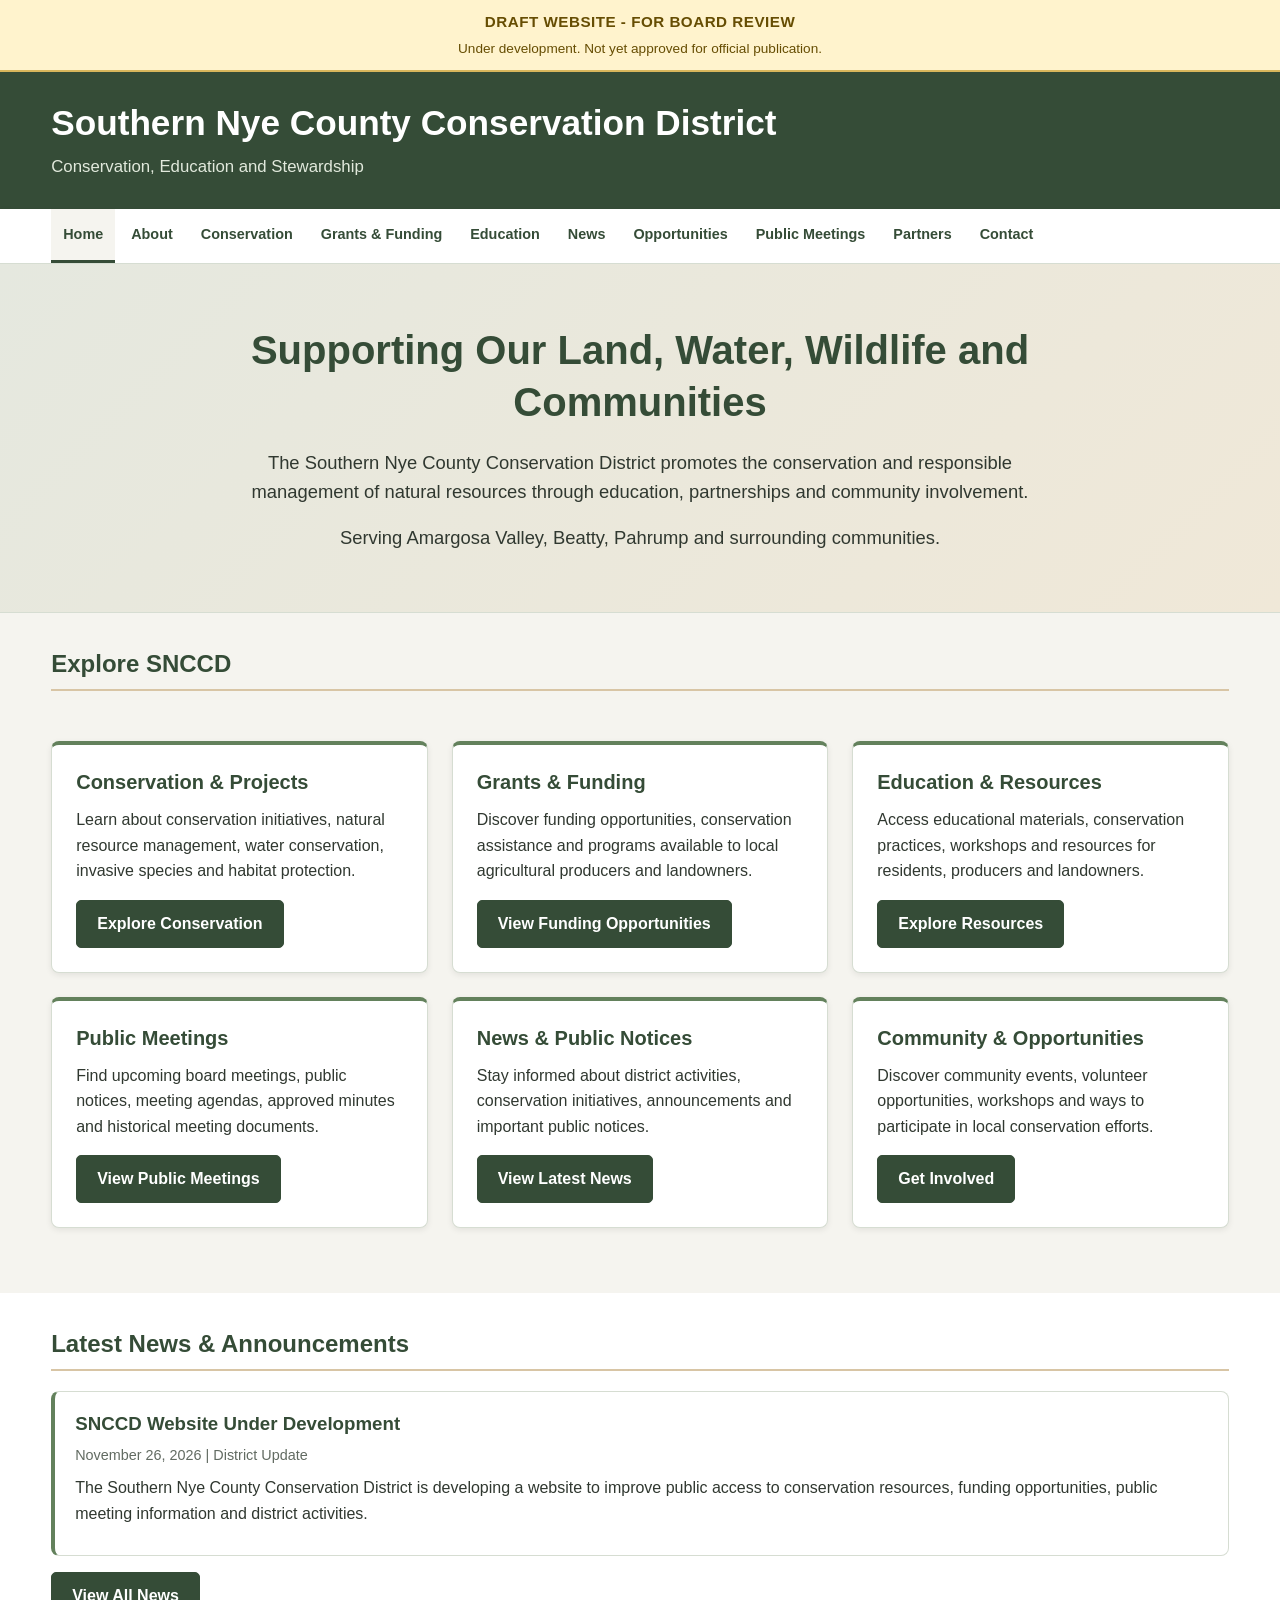
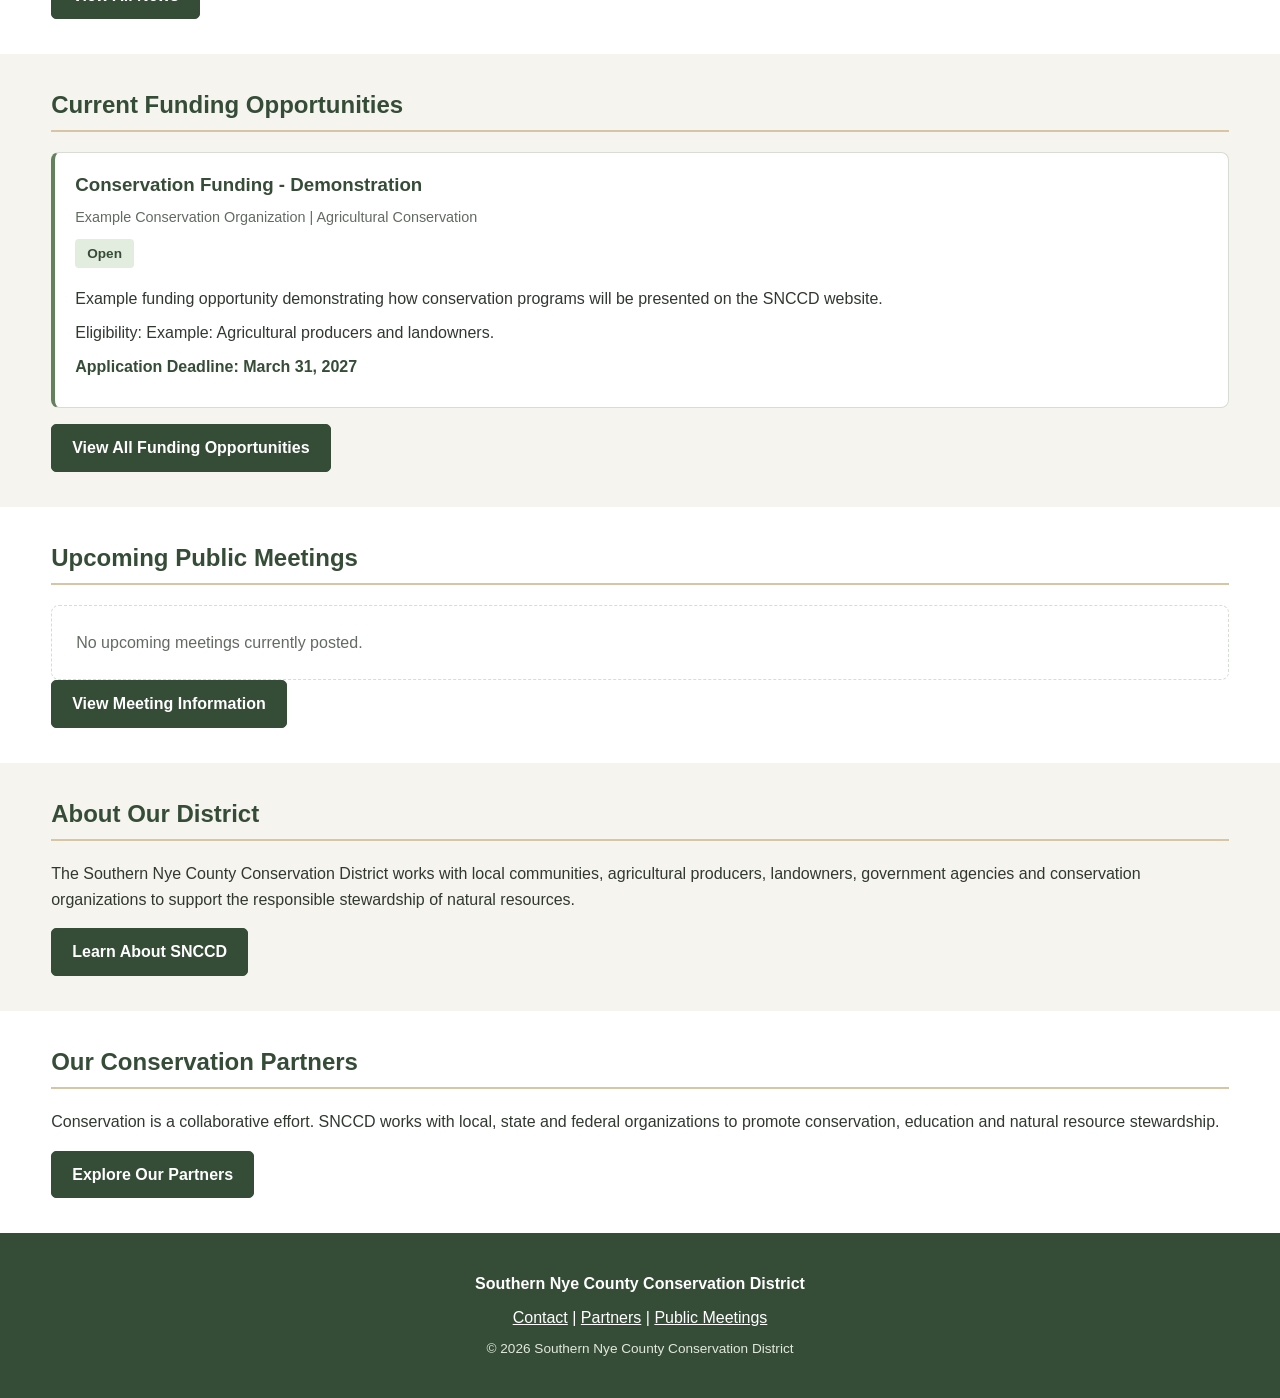
<file: index.html>
<!DOCTYPE html>
<html lang="en">

<head>
    <meta charset="UTF-8">

    <meta name="viewport"
          content="width=device-width, initial-scale=1.0">
    
          <meta name="robots" content="noindex, nofollow">

    <meta name="description"
          content="Southern Nye County Conservation District.
          Supporting conservation, education, natural resources
          and local communities in Southern Nye County, Nevada.">

    <title>Home | Southern Nye County Conservation District</title>

    <link rel="stylesheet" href="css/styles.css">

    <script src="js/site.js" defer></script>
</head>

<body>

    <!-- Shared Header -->

    <div id="site-header"></div>

    <!-- Shared Navigation -->

    <div id="site-navigation"></div>

    <!-- Main Page Content -->

    <main id="main-content">

        <!-- Hero Section -->

        <section class="hero">
            <div class="container">

                <h2>
                    Supporting Our Land, Water,
                    Wildlife and Communities
                </h2>

                <p>
                    The Southern Nye County Conservation District
                    promotes the conservation and responsible
                    management of natural resources through
                    education, partnerships and community involvement.
                </p>

                <p style="margin-top: 16px;">
                    Serving Amargosa Valley, Beatty, Pahrump
                    and surrounding communities.
                </p>

            </div>
        </section>

        <!-- Primary Navigation Cards -->

        <section class="content-section">
            <div class="container">

                <h2>Explore SNCCD</h2>

                <div class="card-grid">

                    <article class="card">
                        <h3>Conservation &amp; Projects</h3>

                        <p>
                            Learn about conservation initiatives,
                            natural resource management, water
                            conservation, invasive species and
                            habitat protection.
                        </p>

                        <a href="conservation.html" class="button">
                            Explore Conservation
                        </a>
                    </article>

                    <article class="card">
                        <h3>Grants &amp; Funding</h3>

                        <p>
                            Discover funding opportunities,
                            conservation assistance and programs
                            available to local agricultural
                            producers and landowners.
                        </p>

                        <a href="grants.html" class="button">
                            View Funding Opportunities
                        </a>
                    </article>

                    <article class="card">
                        <h3>Education &amp; Resources</h3>

                        <p>
                            Access educational materials,
                            conservation practices, workshops
                            and resources for residents,
                            producers and landowners.
                        </p>

                        <a href="education.html" class="button">
                            Explore Resources
                        </a>
                    </article>

                    <article class="card">
                        <h3>Public Meetings</h3>

                        <p>
                            Find upcoming board meetings,
                            public notices, meeting agendas,
                            approved minutes and historical
                            meeting documents.
                        </p>

                        <a href="meetings.html" class="button">
                            View Public Meetings
                        </a>
                    </article>

                    <article class="card">
                        <h3>News &amp; Public Notices</h3>

                        <p>
                            Stay informed about district
                            activities, conservation initiatives,
                            announcements and important
                            public notices.
                        </p>

                        <a href="news.html" class="button">
                            View Latest News
                        </a>
                    </article>

                    <article class="card">
                        <h3>Community &amp; Opportunities</h3>

                        <p>
                            Discover community events,
                            volunteer opportunities, workshops
                            and ways to participate in local
                            conservation efforts.
                        </p>

                        <a href="opportunities.html" class="button">
                            Get Involved
                        </a>
                    </article>

                </div>

            </div>
        </section>

        <!-- Latest News -->

        <section class="content-section section-alt">
            <div class="container">

                <h2>Latest News &amp; Announcements</h2>

                <div id="home-news" aria-live="polite">

                    <div class="empty-state">
                        News and announcements will be
                        posted here as they become available.
                    </div>

                </div>

                <a href="news.html" class="button">
                    View All News
                </a>

            </div>
        </section>

        <!-- Funding Opportunities -->

        <section class="content-section">
            <div class="container">

                <h2>Current Funding Opportunities</h2>

                <div id="home-grants" aria-live="polite">

                    <div class="empty-state">
                        Grant announcements and funding
                        opportunities will be posted here.
                    </div>

                </div>

                <a href="grants.html" class="button">
                    View All Funding Opportunities
                </a>

            </div>
        </section>

        <!-- Upcoming Meetings -->

        <section class="content-section section-alt">
            <div class="container">

                <h2>Upcoming Public Meetings</h2>

                <div id="home-meetings" aria-live="polite">

                    <div class="empty-state">
                        Upcoming meeting dates, agendas
                        and public notices will be posted here.
                    </div>

                </div>

                <a href="meetings.html" class="button">
                    View Meeting Information
                </a>

            </div>
        </section>

        <!-- About the District -->

        <section class="content-section">
            <div class="container">

                <h2>About Our District</h2>

                <p>
                    The Southern Nye County Conservation District
                    works with local communities, agricultural
                    producers, landowners, government agencies
                    and conservation organizations to support
                    the responsible stewardship of natural resources.
                </p>

                <a href="about.html" class="button">
                    Learn About SNCCD
                </a>

            </div>
        </section>

        <!-- Conservation Partners -->

        <section class="content-section section-alt">
            <div class="container">

                <h2>Our Conservation Partners</h2>

                <p>
                    Conservation is a collaborative effort.
                    SNCCD works with local, state and federal
                    organizations to promote conservation,
                    education and natural resource stewardship.
                </p>

                <a href="partners.html" class="button">
                    Explore Our Partners
                </a>

            </div>
        </section>

    </main>

    <!-- Shared Footer -->

    <div id="site-footer"></div>

</body>

</html>
</file>
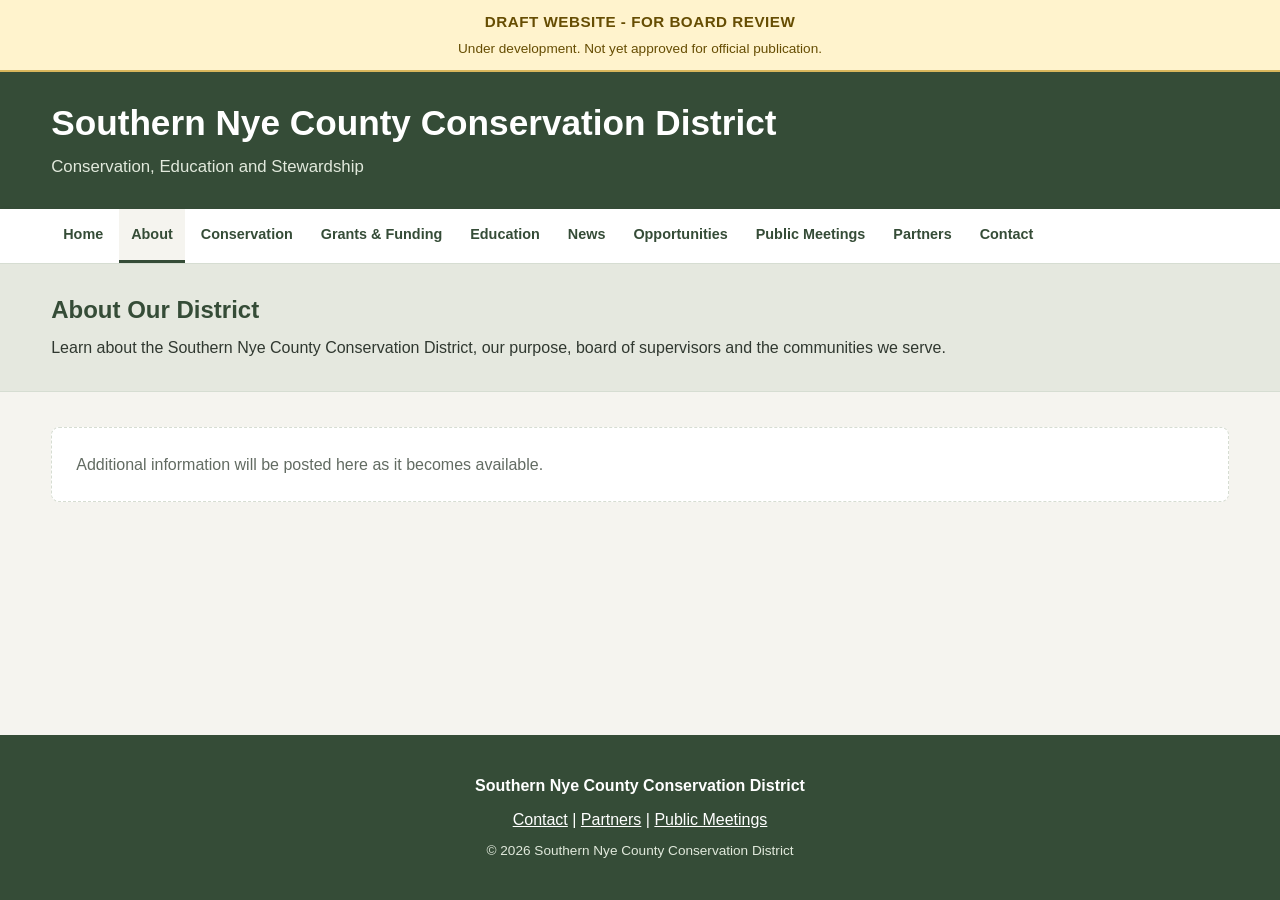
<file: about.html>
﻿<!DOCTYPE html>
<html lang="en">

<head>
    <meta charset="UTF-8">

    <meta name="viewport"
          content="width=device-width, initial-scale=1.0">
    
    <meta name="robots" content="noindex, nofollow">

    <meta name="description"
          content="Learn about the Southern Nye County Conservation District, our purpose, board of supervisors and the communities we serve.">

    <title>About Our District | Southern Nye County Conservation District</title>

    <link rel="stylesheet" href="css/styles.css">

    <script src="js/site.js" defer></script>
</head>

<body>

    <!-- Shared Header -->

    <div id="site-header"></div>

    <!-- Shared Navigation -->

    <div id="site-navigation"></div>

    <!-- Main Page Content -->

    <main id="main-content">

        <section class="page-header">
            <div class="container">

                <h2>About Our District</h2>

                <p>Learn about the Southern Nye County Conservation District, our purpose, board of supervisors and the communities we serve.</p>

            </div>
        </section>

        <section class="content-section">
            <div class="container">

                <div id="about-content">

                    <div class="empty-state">
                        Additional information will be posted here
                        as it becomes available.
                    </div>

                </div>

            </div>
        </section>

    </main>

    <!-- Shared Footer -->

    <div id="site-footer"></div>

</body>

</html>
</file>
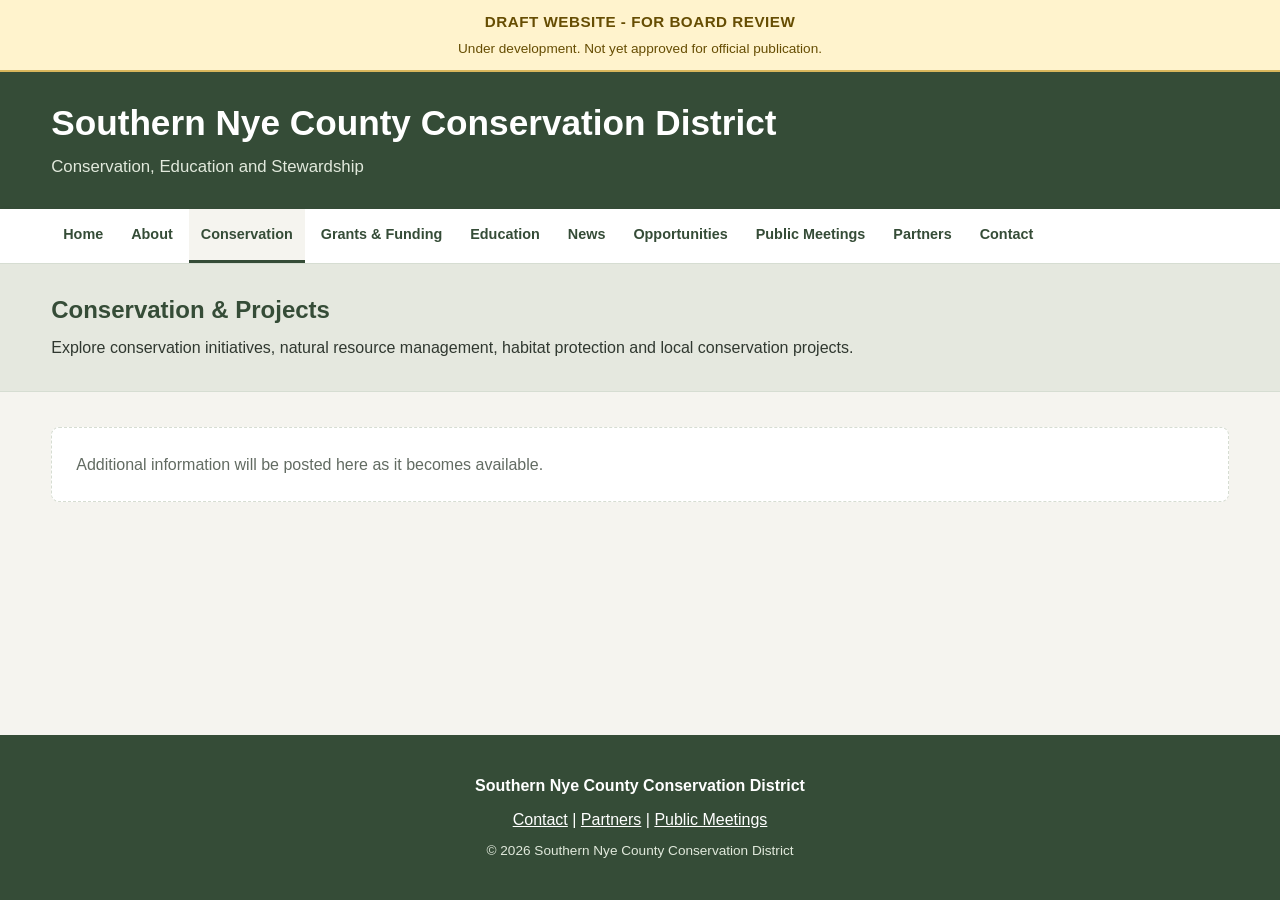
<file: conservation.html>
﻿<!DOCTYPE html>
<html lang="en">

<head>
    <meta charset="UTF-8">

    <meta name="viewport"
          content="width=device-width, initial-scale=1.0">

    <meta name="robots" content="noindex, nofollow">

    <meta name="description"
          content="Explore conservation initiatives, natural resource management, habitat protection and local conservation projects.">

    <title>Conservation &amp; Projects | Southern Nye County Conservation District</title>

    <link rel="stylesheet" href="css/styles.css">

    <script src="js/site.js" defer></script>
</head>

<body>

    <!-- Shared Header -->

    <div id="site-header"></div>

    <!-- Shared Navigation -->

    <div id="site-navigation"></div>

    <!-- Main Page Content -->

    <main id="main-content">

        <section class="page-header">
            <div class="container">

                <h2>Conservation &amp; Projects</h2>

                <p>Explore conservation initiatives, natural resource management, habitat protection and local conservation projects.</p>

            </div>
        </section>

        <section class="content-section">
            <div class="container">

                <div id="conservation-content">

                    <div class="empty-state">
                        Additional information will be posted here
                        as it becomes available.
                    </div>

                </div>

            </div>
        </section>

    </main>

    <!-- Shared Footer -->

    <div id="site-footer"></div>

</body>

</html>
</file>
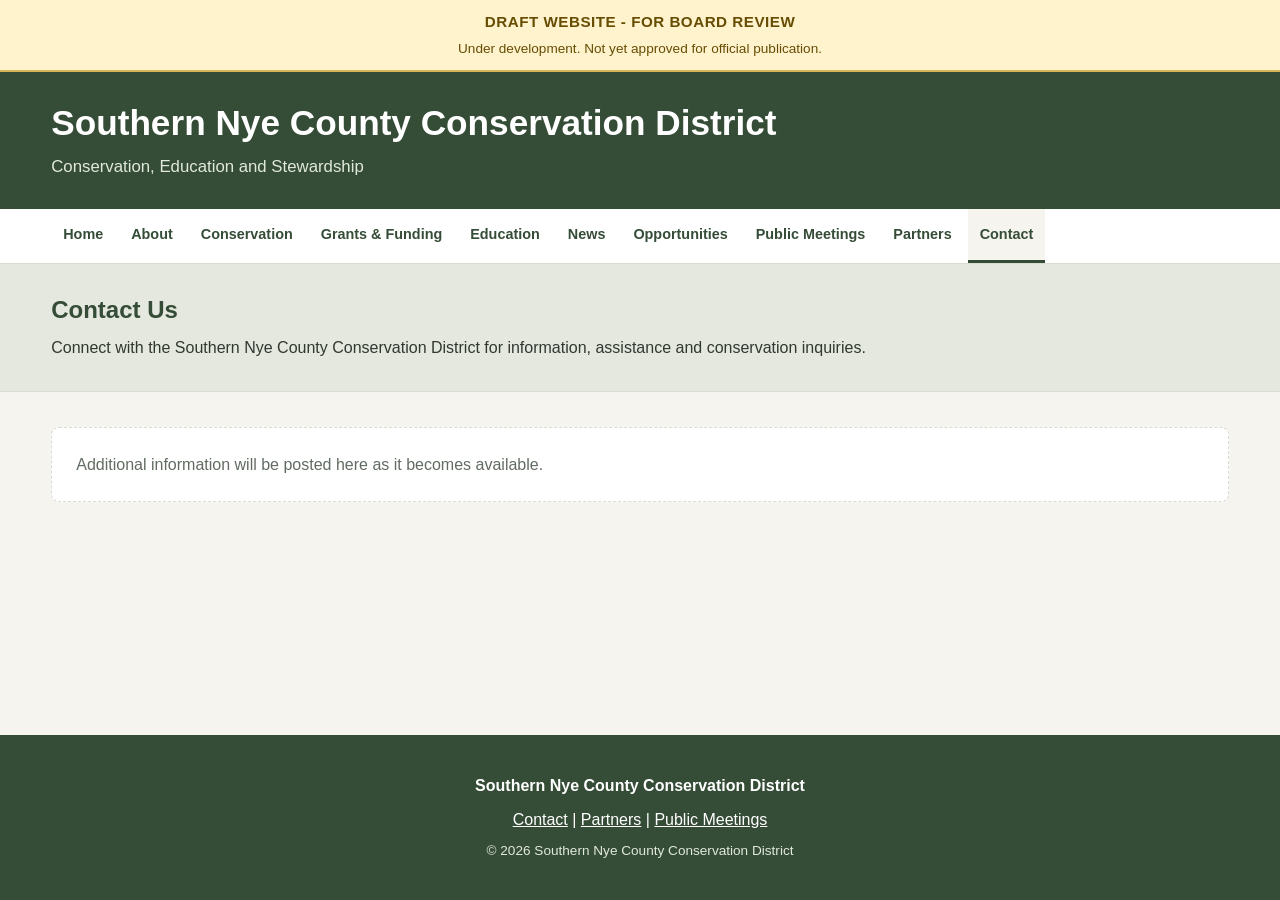
<file: contact.html>
﻿<!DOCTYPE html>
<html lang="en">

<head>
    <meta charset="UTF-8">

    <meta name="viewport"
          content="width=device-width, initial-scale=1.0">

    <meta name="robots" content="noindex, nofollow">
    
    <meta name="description"
          content="Connect with the Southern Nye County Conservation District for information, assistance and conservation inquiries.">

    <title>Contact Us | Southern Nye County Conservation District</title>

    <link rel="stylesheet" href="css/styles.css">

    <script src="js/site.js" defer></script>
</head>

<body>

    <!-- Shared Header -->

    <div id="site-header"></div>

    <!-- Shared Navigation -->

    <div id="site-navigation"></div>

    <!-- Main Page Content -->

    <main id="main-content">

        <section class="page-header">
            <div class="container">

                <h2>Contact Us</h2>

                <p>Connect with the Southern Nye County Conservation District for information, assistance and conservation inquiries.</p>

            </div>
        </section>

        <section class="content-section">
            <div class="container">

                <div id="contact-content">

                    <div class="empty-state">
                        Additional information will be posted here
                        as it becomes available.
                    </div>

                </div>

            </div>
        </section>

    </main>

    <!-- Shared Footer -->

    <div id="site-footer"></div>

</body>

</html>
</file>
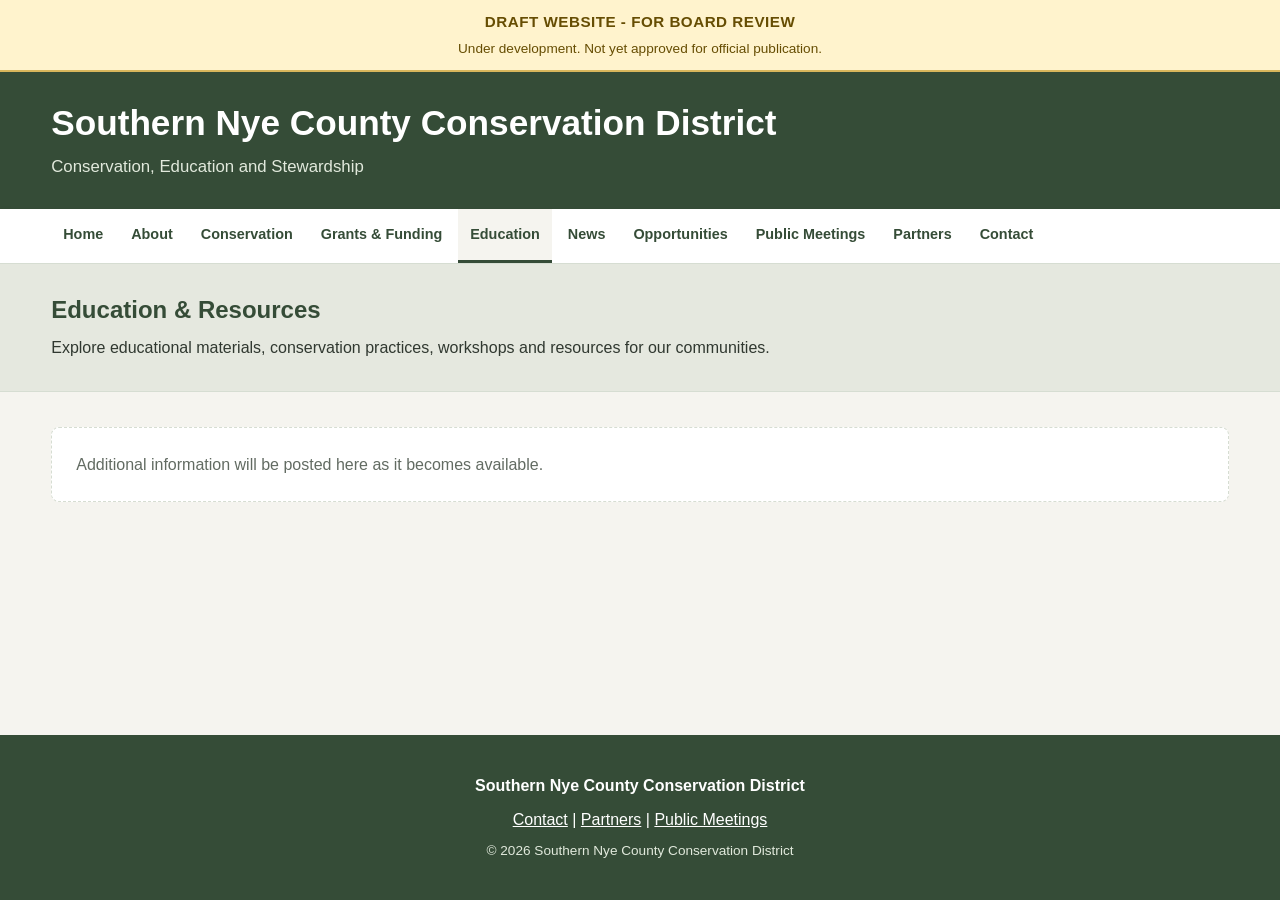
<file: education.html>
﻿<!DOCTYPE html>
<html lang="en">

<head>
    <meta charset="UTF-8">

    <meta name="viewport"
          content="width=device-width, initial-scale=1.0">

    <meta name="robots" content="noindex, nofollow">
    
    <meta name="description"
          content="Explore educational materials, conservation practices, workshops and resources for our communities.">

    <title>Education &amp; Resources | Southern Nye County Conservation District</title>

    <link rel="stylesheet" href="css/styles.css">

    <script src="js/site.js" defer></script>
</head>

<body>

    <!-- Shared Header -->

    <div id="site-header"></div>

    <!-- Shared Navigation -->

    <div id="site-navigation"></div>

    <!-- Main Page Content -->

    <main id="main-content">

        <section class="page-header">
            <div class="container">

                <h2>Education &amp; Resources</h2>

                <p>Explore educational materials, conservation practices, workshops and resources for our communities.</p>

            </div>
        </section>

        <section class="content-section">
            <div class="container">

                <div id="education-content">

                    <div class="empty-state">
                        Additional information will be posted here
                        as it becomes available.
                    </div>

                </div>

            </div>
        </section>

    </main>

    <!-- Shared Footer -->

    <div id="site-footer"></div>

</body>

</html>
</file>
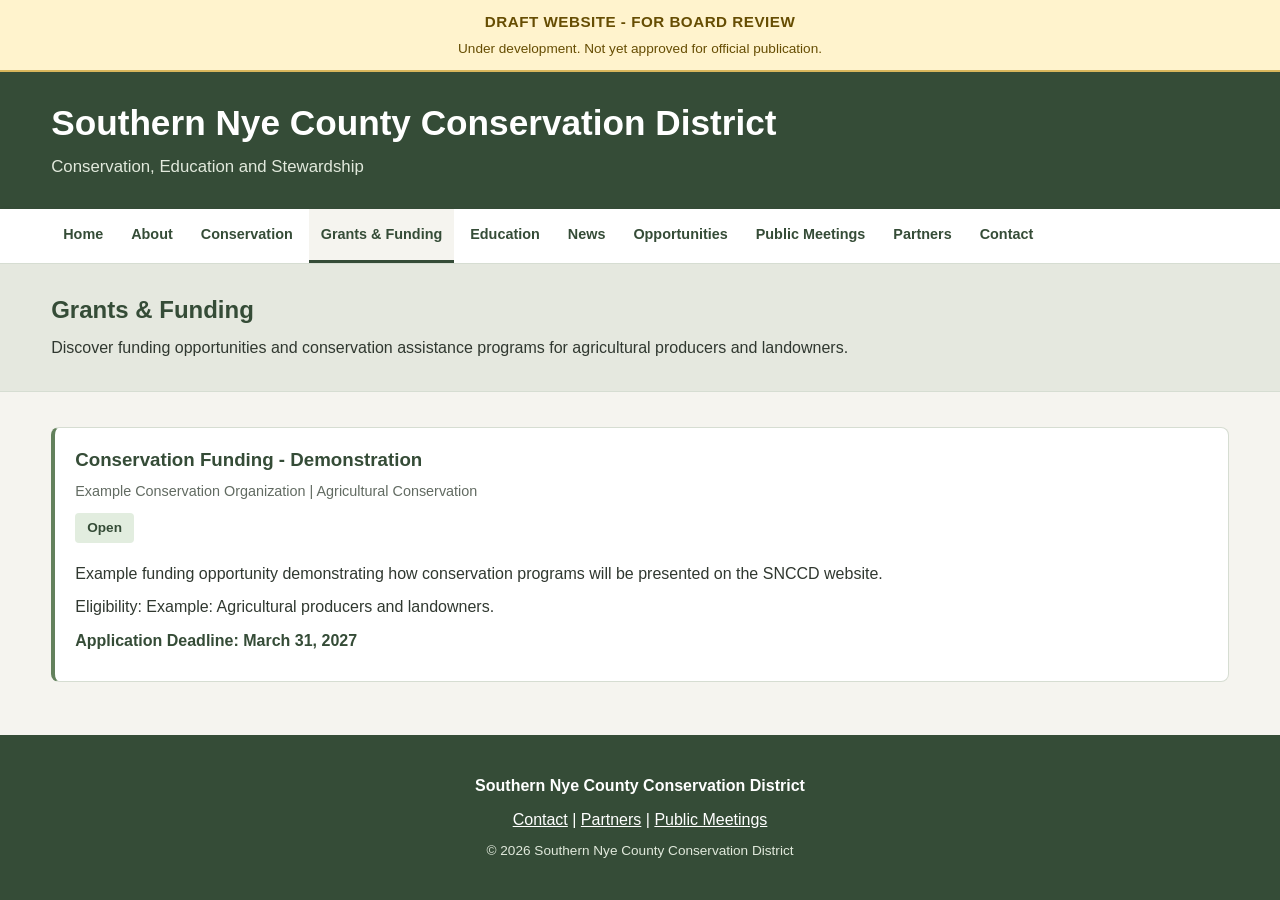
<file: grants.html>
﻿<!DOCTYPE html>
<html lang="en">

<head>
    <meta charset="UTF-8">

    <meta name="viewport"
          content="width=device-width, initial-scale=1.0">
    
    <meta name="robots" content="noindex, nofollow">

    <meta name="description"
          content="Discover funding opportunities and conservation assistance programs for agricultural producers and landowners.">

    <title>Grants &amp; Funding | Southern Nye County Conservation District</title>

    <link rel="stylesheet" href="css/styles.css">

    <script src="js/site.js" defer></script>
</head>

<body>

    <!-- Shared Header -->

    <div id="site-header"></div>

    <!-- Shared Navigation -->

    <div id="site-navigation"></div>

    <!-- Main Page Content -->

    <main id="main-content">

        <section class="page-header">
            <div class="container">

                <h2>Grants &amp; Funding</h2>

                <p>Discover funding opportunities and conservation assistance programs for agricultural producers and landowners.</p>

            </div>
        </section>

        <section class="content-section">
            <div class="container">

                <div id="grants-list">

                    <div class="empty-state">
                        Additional information will be posted here
                        as it becomes available.
                    </div>

                </div>

            </div>
        </section>

    </main>

    <!-- Shared Footer -->

    <div id="site-footer"></div>

</body>

</html>
</file>
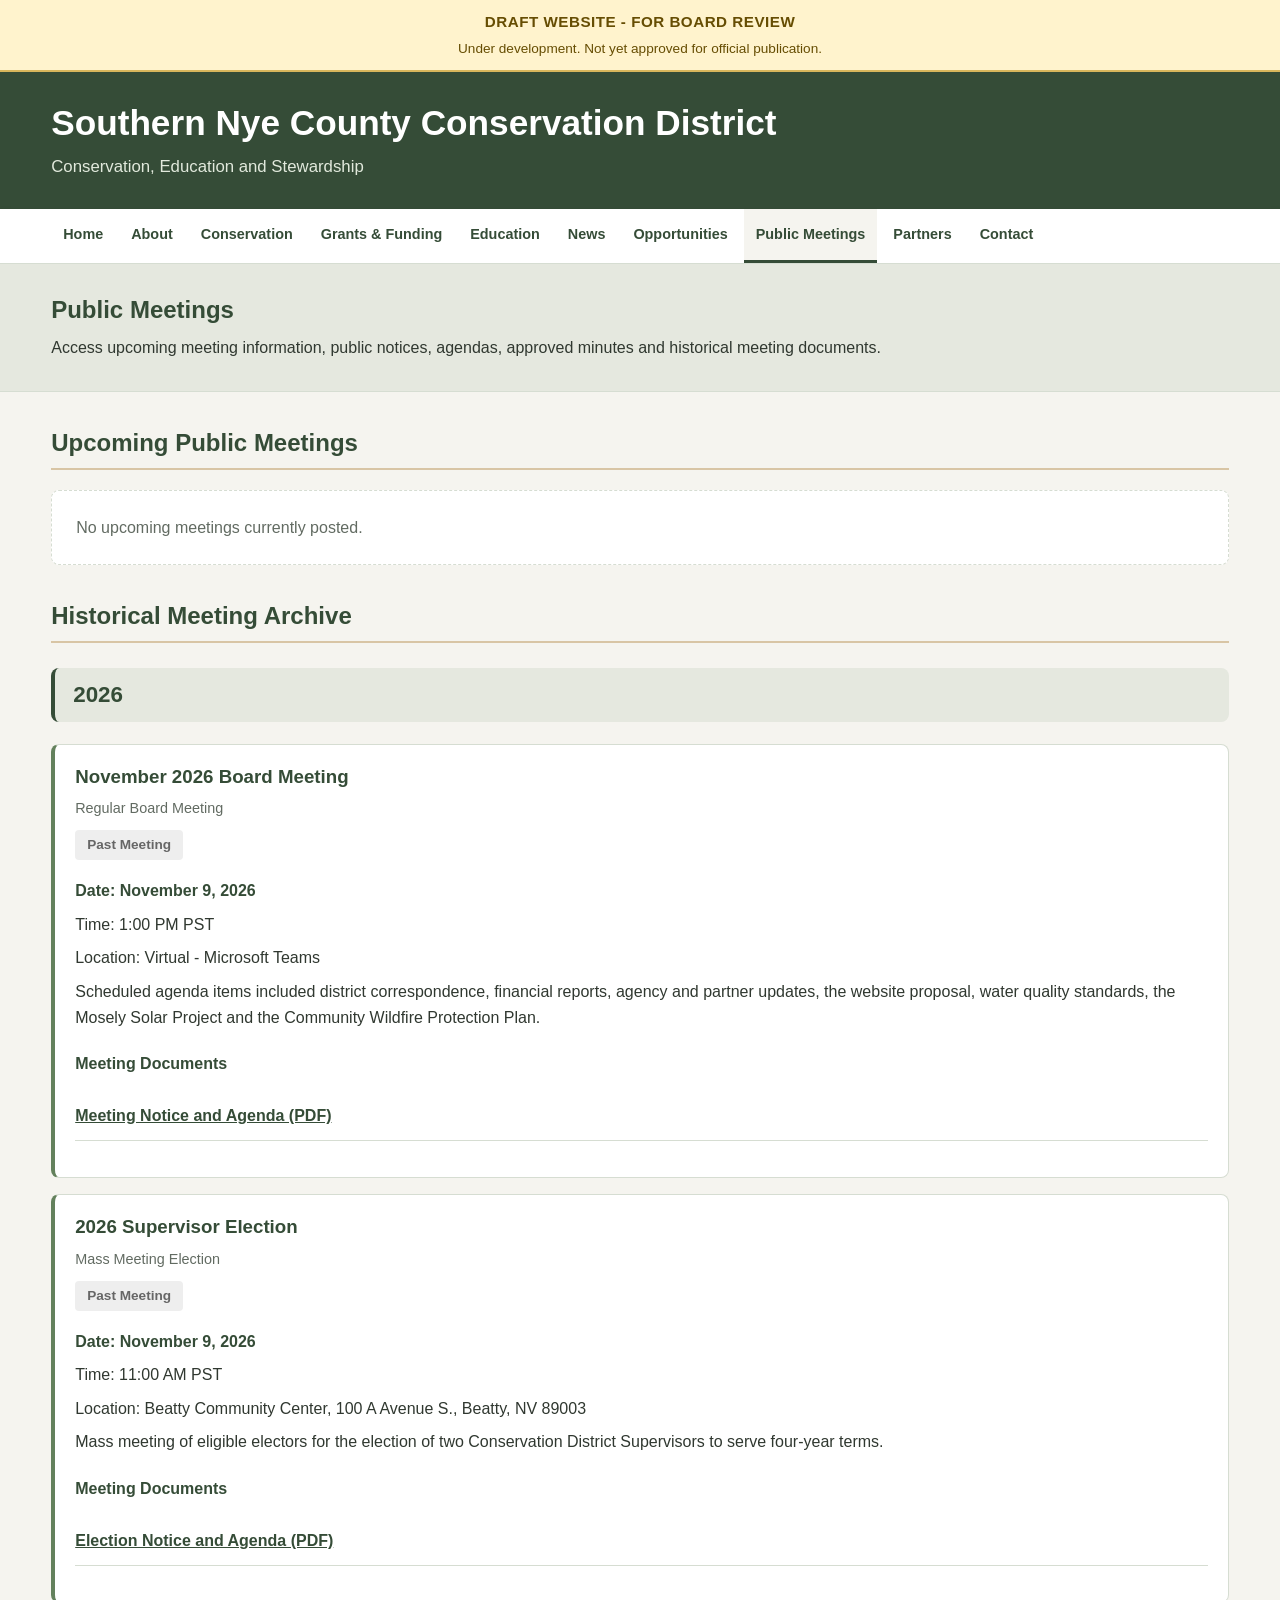
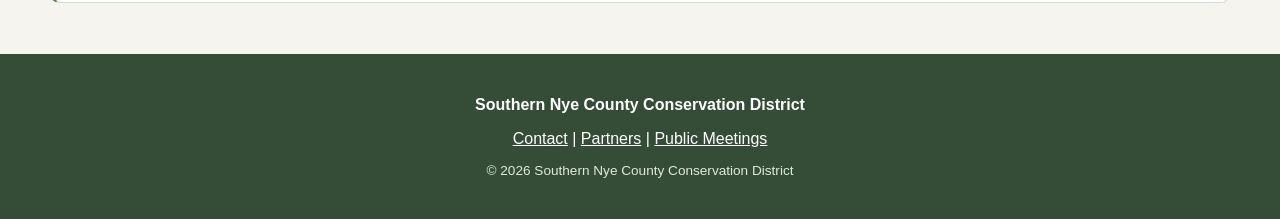
<file: meetings.html>
﻿<!DOCTYPE html>
<html lang="en">

<head>
    <meta charset="UTF-8">

    <meta name="viewport"
          content="width=device-width, initial-scale=1.0">
    
    <meta name="robots" content="noindex, nofollow">

    <meta name="description"
          content="Access upcoming meeting information, public notices, agendas, approved minutes and historical meeting documents.">

    <title>Public Meetings | Southern Nye County Conservation District</title>

    <link rel="stylesheet" href="css/styles.css">

    <script src="js/site.js" defer></script>
</head>

<body>

    <!-- Shared Header -->

    <div id="site-header"></div>

    <!-- Shared Navigation -->

    <div id="site-navigation"></div>

    <!-- Main Page Content -->

    <main id="main-content">

        <section class="page-header">
            <div class="container">

                <h2>Public Meetings</h2>

                <p>Access upcoming meeting information, public notices, agendas, approved minutes and historical meeting documents.</p>

            </div>
        </section>

        <section class="content-section">
            <div class="container">

                <div id="meetings-list">

                    <div class="empty-state">
                        Additional information will be posted here
                        as it becomes available.
                    </div>

                </div>

            </div>
        </section>

    </main>

    <!-- Shared Footer -->

    <div id="site-footer"></div>

</body>

</html>
</file>
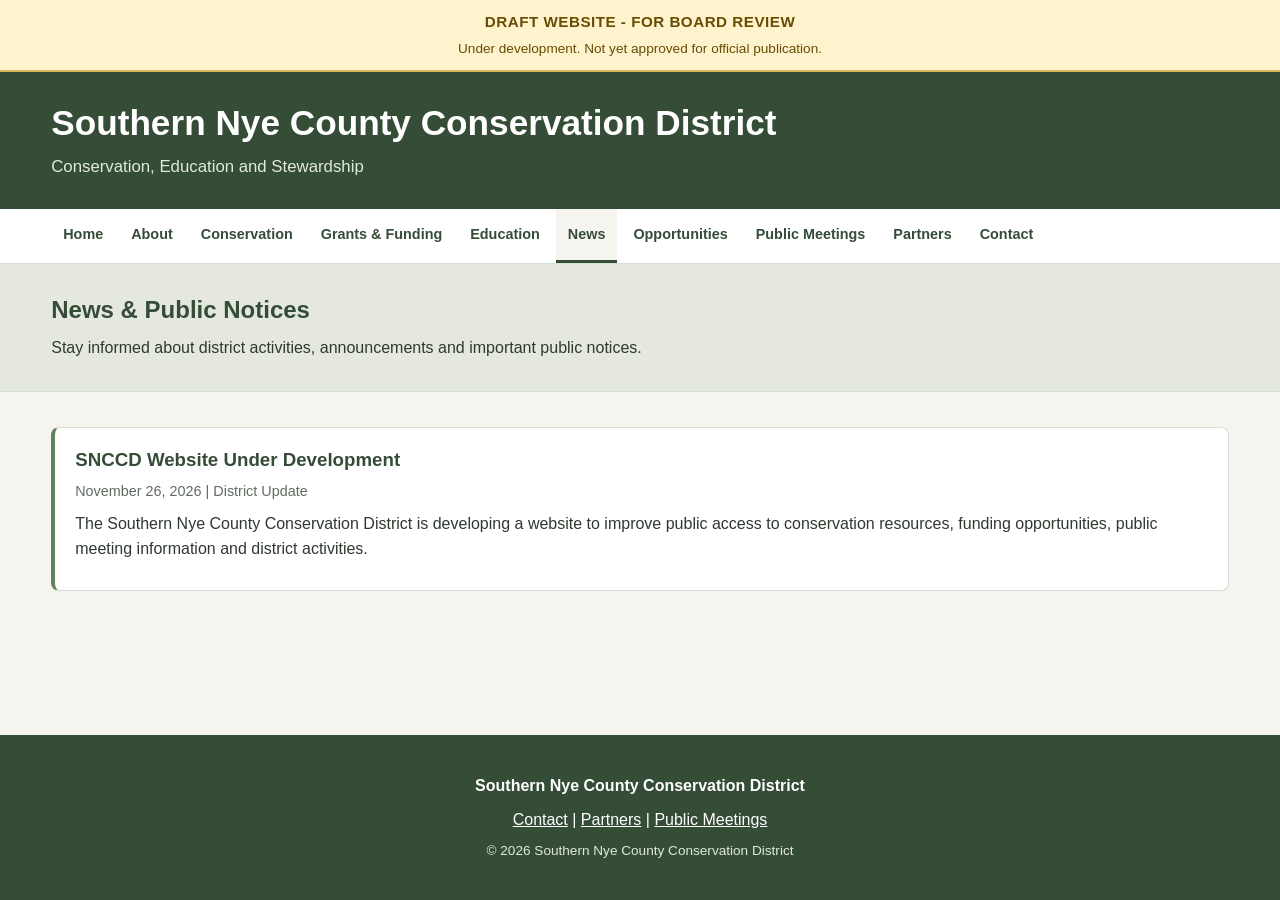
<file: news.html>
﻿<!DOCTYPE html>
<html lang="en">

<head>
    <meta charset="UTF-8">

    <meta name="viewport"
          content="width=device-width, initial-scale=1.0">

    <meta name="robots" content="noindex, nofollow">

    <meta name="description"
          content="Stay informed about district activities, announcements and important public notices.">

    <title>News &amp; Public Notices | Southern Nye County Conservation District</title>

    <link rel="stylesheet" href="css/styles.css">

    <script src="js/site.js" defer></script>
</head>

<body>

    <!-- Shared Header -->

    <div id="site-header"></div>

    <!-- Shared Navigation -->

    <div id="site-navigation"></div>

    <!-- Main Page Content -->

    <main id="main-content">

        <section class="page-header">
            <div class="container">

                <h2>News &amp; Public Notices</h2>

                <p>Stay informed about district activities, announcements and important public notices.</p>

            </div>
        </section>

        <section class="content-section">
            <div class="container">

                <div id="news-list">

                    <div class="empty-state">
                        Additional information will be posted here
                        as it becomes available.
                    </div>

                </div>

            </div>
        </section>

    </main>

    <!-- Shared Footer -->

    <div id="site-footer"></div>

</body>

</html>
</file>
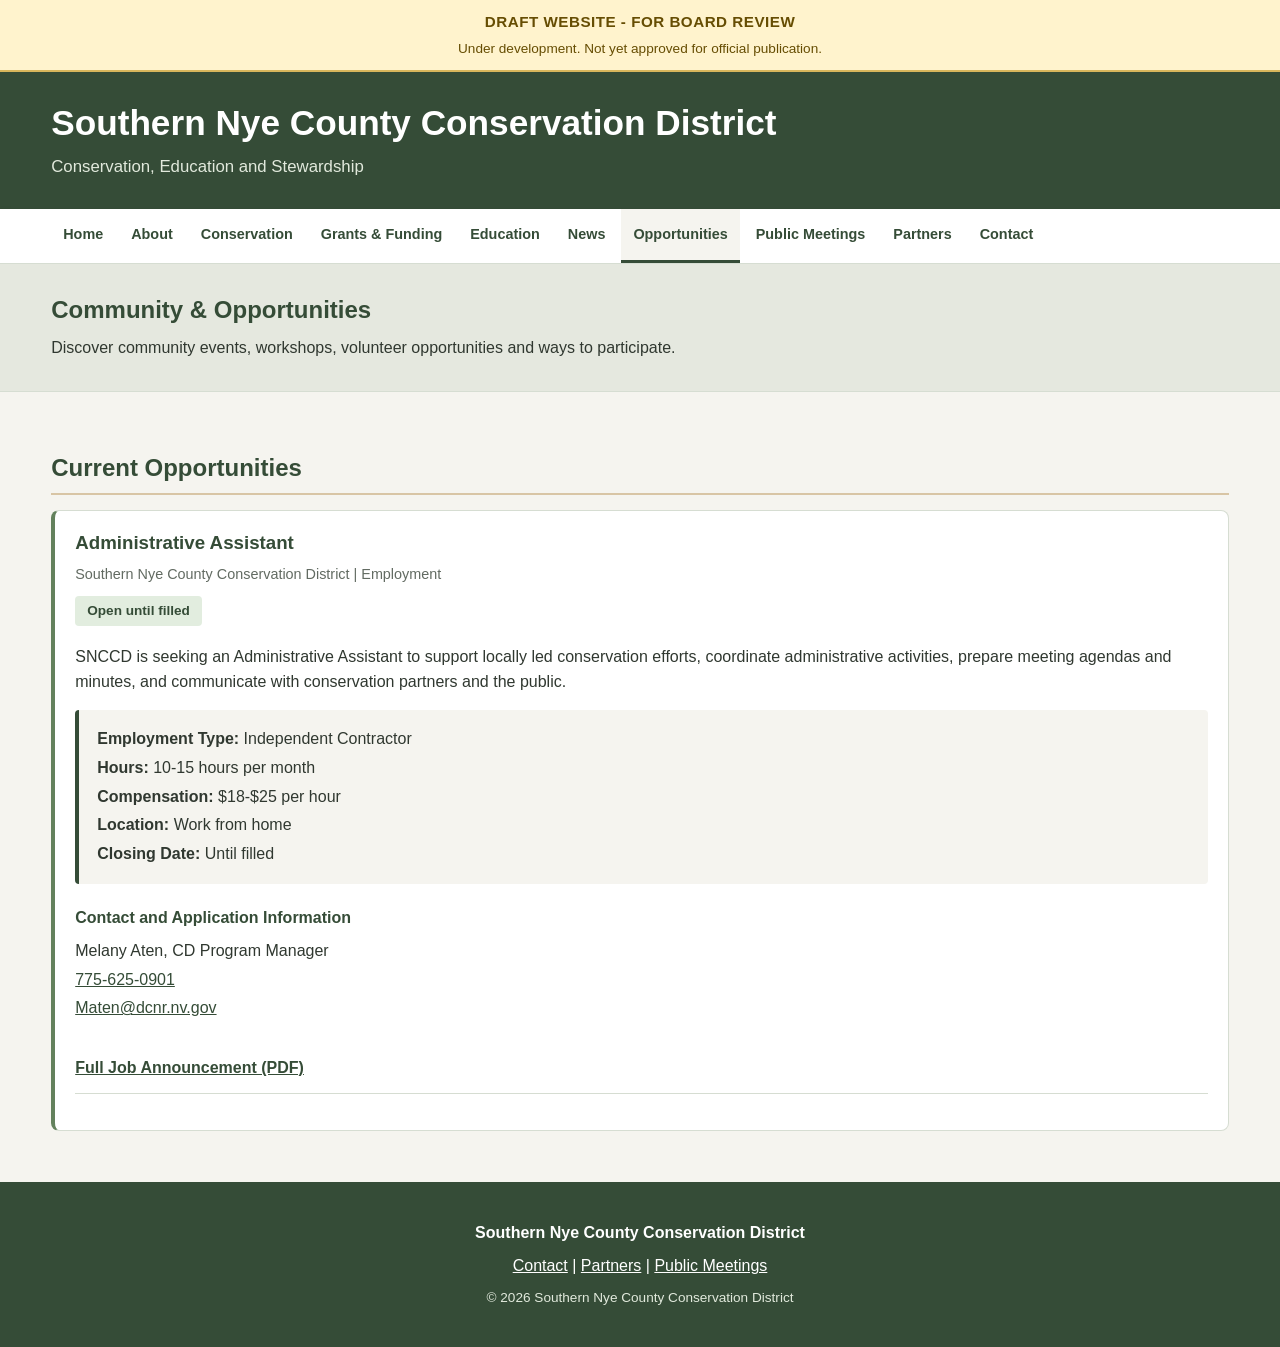
<file: opportunities.html>
﻿<!DOCTYPE html>
<html lang="en">

<head>
    <meta charset="UTF-8">

    <meta name="viewport"
          content="width=device-width, initial-scale=1.0">

    <meta name="robots" content="noindex, nofollow">

    <meta name="description"
          content="Discover community events, workshops, volunteer opportunities and ways to participate.">

    <title>Community &amp; Opportunities | Southern Nye County Conservation District</title>

    <link rel="stylesheet" href="css/styles.css">

    <script src="js/site.js" defer></script>
</head>

<body>

    <!-- Shared Header -->

    <div id="site-header"></div>

    <!-- Shared Navigation -->

    <div id="site-navigation"></div>

    <!-- Main Page Content -->

    <main id="main-content">

        <section class="page-header">
            <div class="container">

                <h2>Community &amp; Opportunities</h2>

                <p>Discover community events, workshops, volunteer opportunities and ways to participate.</p>

            </div>
        </section>

        <section class="content-section">
            <div class="container">

                <div id="opportunities-list">

                    <div class="empty-state">
                        Additional information will be posted here
                        as it becomes available.
                    </div>

                </div>

            </div>
        </section>

    </main>

    <!-- Shared Footer -->

    <div id="site-footer"></div>

</body>

</html>
</file>
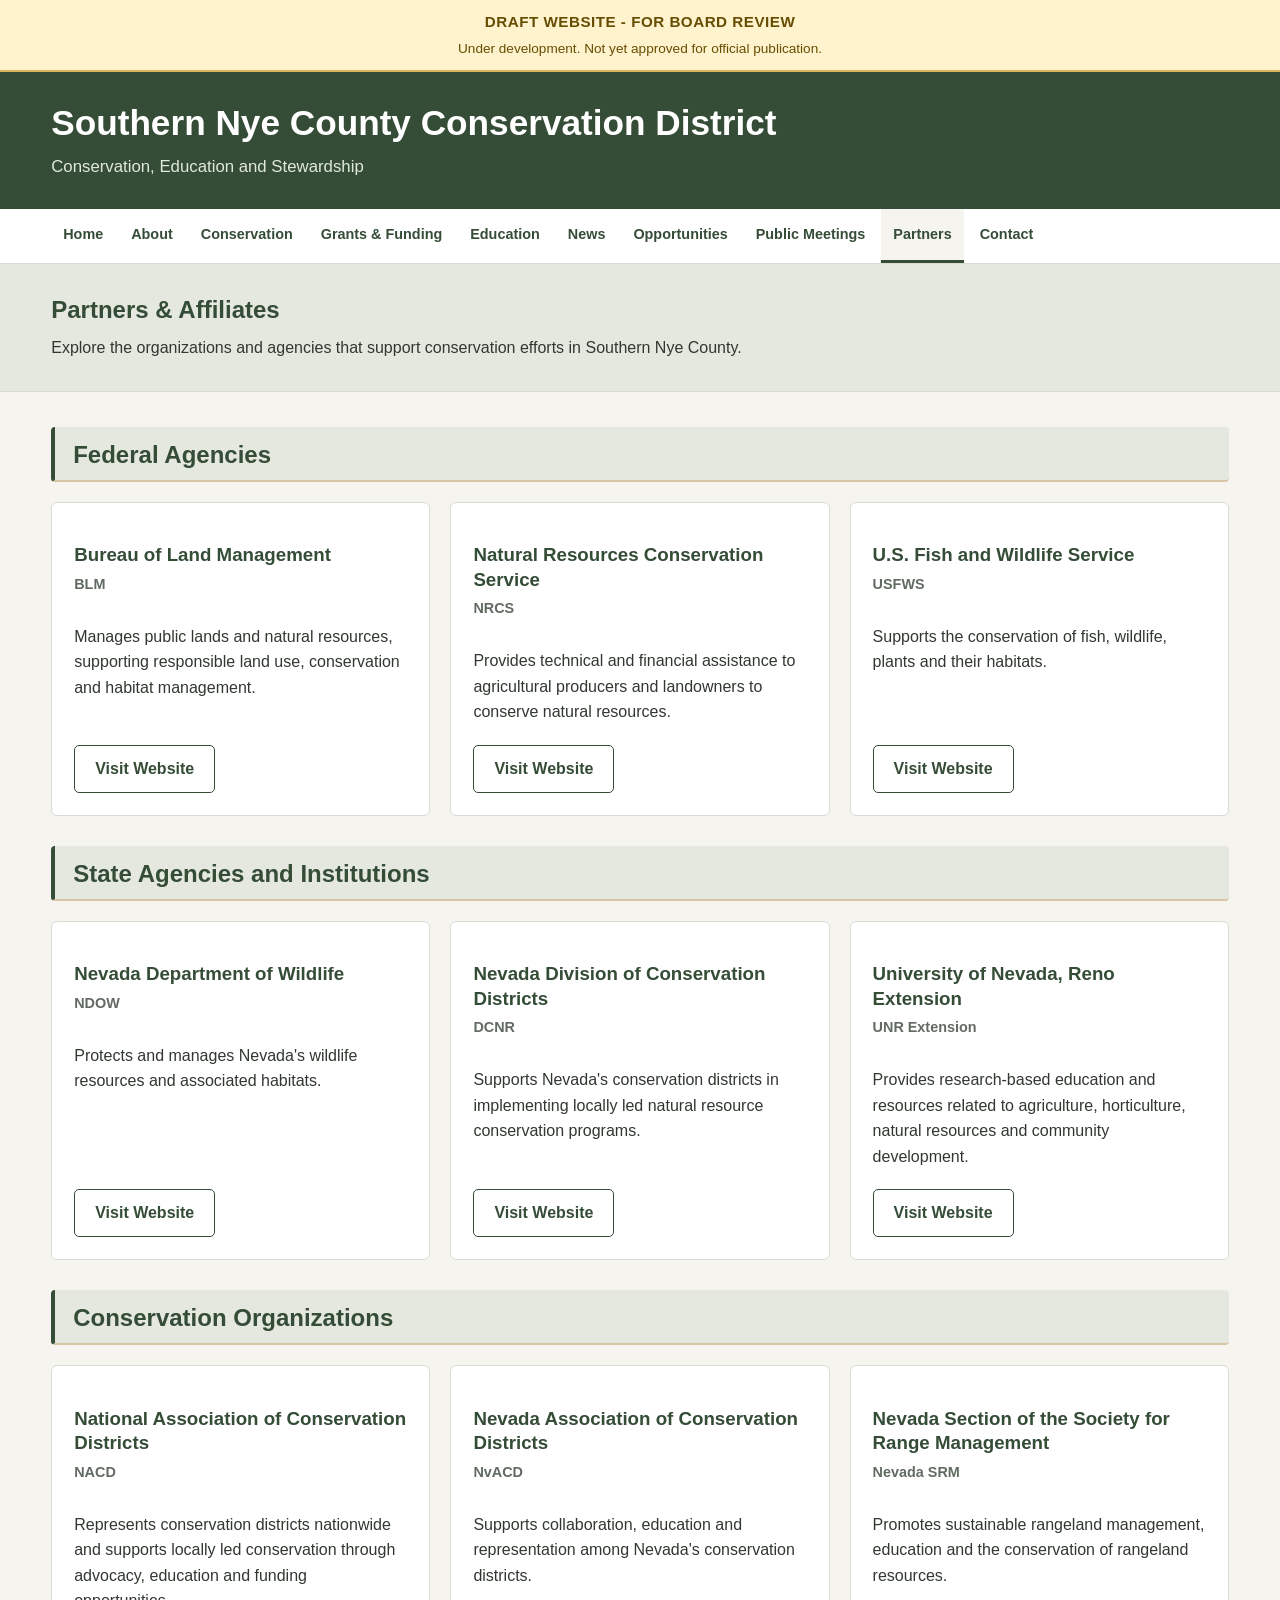
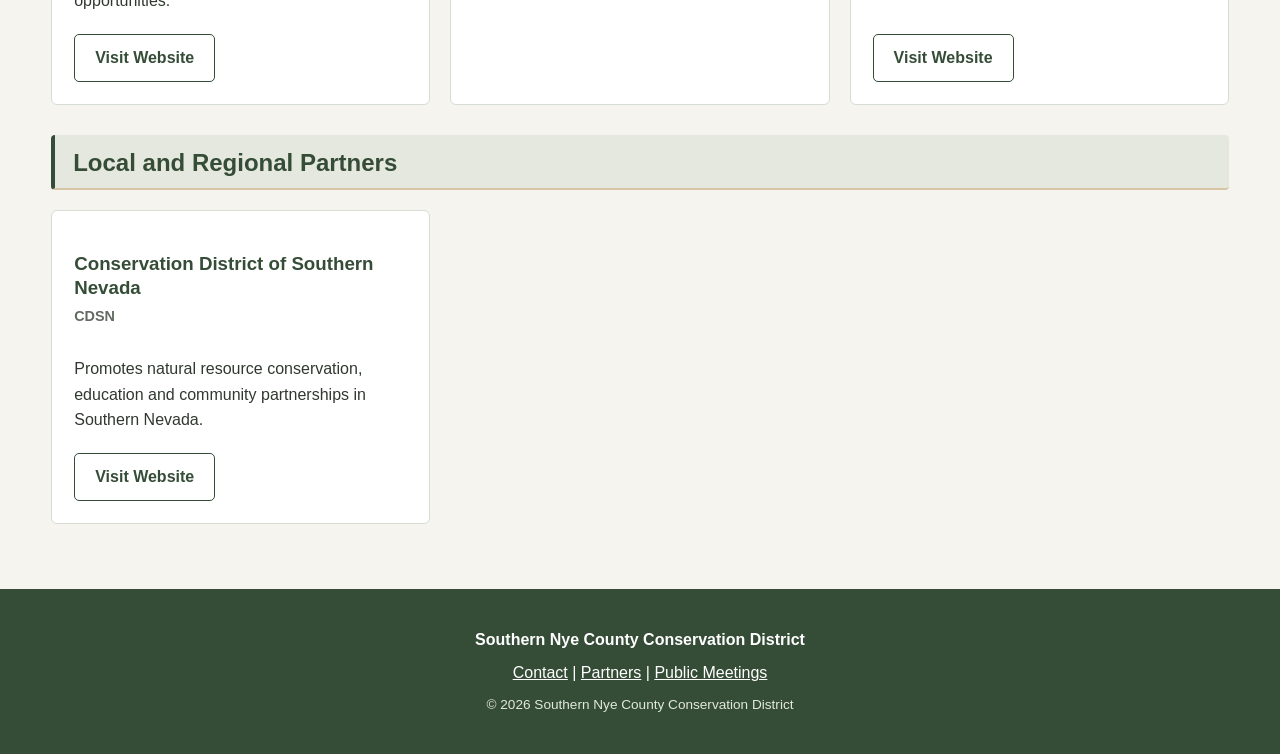
<file: partners.html>
﻿<!DOCTYPE html>
<html lang="en">

<head>
    <meta charset="UTF-8">

    <meta name="viewport"
          content="width=device-width, initial-scale=1.0">

    <meta name="robots" content="noindex, nofollow">

    <meta name="description"
          content="Explore the organizations and agencies that support conservation efforts in Southern Nye County.">

    <title>Partners &amp; Affiliates | Southern Nye County Conservation District</title>

    <link rel="stylesheet" href="css/styles.css">

    <script src="js/site.js" defer></script>
</head>

<body>

    <!-- Shared Header -->

    <div id="site-header"></div>

    <!-- Shared Navigation -->

    <div id="site-navigation"></div>

    <!-- Main Page Content -->

    <main id="main-content">

        <section class="page-header">
            <div class="container">

                <h2>Partners &amp; Affiliates</h2>

                <p>Explore the organizations and agencies that support conservation efforts in Southern Nye County.</p>

            </div>
        </section>

        <section class="content-section">
            <div class="container">

                <div id="partners-list">

                    <div class="empty-state">
                        Additional information will be posted here
                        as it becomes available.
                    </div>

                </div>

            </div>
        </section>

    </main>

    <!-- Shared Footer -->

    <div id="site-footer"></div>

</body>

</html>
</file>
<file: css/styles.css>
/* =====================================================
   SNCCD Website
   Shared Stylesheet
   ===================================================== */

/* Color Palette and Global Settings */

:root {
    --primary: #354c37;
    --secondary: #63815c;
    --sand: #d8c5a5;
    --background: #f5f4ef;
    --white: #ffffff;
    --text: #303830;
    --border: #d6ddd2;
    --muted: #626b62;
    --max-width: 1200px;
    --radius: 8px;
    --shadow: 0 2px 6px rgba(0, 0, 0, 0.08);
}

/* Reset and Base Styles */

* {
    box-sizing: border-box;
}

html {
    scroll-behavior: smooth;
}

body {
    margin: 0;
    font-family: Arial, Helvetica, sans-serif;
    font-size: 16px;
    line-height: 1.6;
    color: var(--text);
    background: var(--background);
    min-height: 100vh;
    display: flex;
    flex-direction: column;
}

main {
    flex: 1;
}

.container {
    width: 92%;
    max-width: var(--max-width);
    margin: 0 auto;
}

h1, h2, h3, h4 {
    line-height: 1.3;
    color: var(--primary);
}

a {
    color: var(--primary);
}

a:hover {
    text-decoration: underline;
}

a:focus-visible,
button:focus-visible {
    outline: 3px solid #b87920;
    outline-offset: 3px;
}

img {
    max-width: 100%;
    height: auto;
}

/* =====================================================
   Shared Header
   ===================================================== */

.site-header {
    background: var(--primary);
    color: var(--white);
    padding: 28px 0;
}

.site-header h1 {
    color: var(--white);
    font-size: clamp(1.6rem, 3vw, 2.2rem);
    margin: 0 0 8px;
}

.site-header p {
    color: #e1e9dc;
    margin: 0;
    font-size: 1.05rem;
}

/* =====================================================
   Main Navigation
   ===================================================== */

.main-nav {
    background: var(--white);
    border-bottom: 1px solid var(--border);
    box-shadow: var(--shadow);
}

.main-nav .container {
    display: flex;
    flex-wrap: wrap;
    align-items: center;
    gap: 4px;
}

.main-nav a {
    display: block;
    padding: 14px 12px;
    color: var(--primary);
    text-decoration: none;
    font-size: 0.9rem;
    font-weight: bold;
    border-bottom: 3px solid transparent;
}

.main-nav a:hover {
    background: var(--background);
    border-bottom-color: var(--secondary);
}

.main-nav a.active {
    background: var(--background);
    border-bottom-color: var(--primary);
}

/* =====================================================
   Homepage Hero
   ===================================================== */

.hero {
    background: linear-gradient(
        135deg,
        #e5e8df,
        #f0e8d8
    );
    padding: 60px 0;
    text-align: center;
    border-bottom: 1px solid var(--border);
}

.hero h2 {
    font-size: clamp(1.8rem, 4vw, 2.5rem);
    margin: 0 auto 20px;
    max-width: 900px;
}

.hero p {
    max-width: 800px;
    margin: 0 auto;
    font-size: 1.15rem;
}

/* =====================================================
   Page Titles
   ===================================================== */

.page-header {
    background: #e5e8df;
    padding: 30px 0;
    border-bottom: 1px solid var(--border);
}

.page-header h1,
.page-header h2 {
    margin: 0 0 10px;
}

.page-header p {
    margin: 0;
}

/* =====================================================
   Cards and Grid Layout
   ===================================================== */

.cards,
.card-grid {
    display: grid;
    grid-template-columns: repeat(3, minmax(0, 1fr));
    gap: 24px;
    padding-top: 30px;
    padding-bottom: 30px;
}

.card {
    background: var(--white);
    border: 1px solid var(--border);
    border-top: 4px solid var(--secondary);
    border-radius: var(--radius);
    padding: 24px;
    box-shadow: var(--shadow);
    transition: box-shadow 0.2s ease;
}

.card:hover {
    box-shadow: 0 5px 12px rgba(0, 0, 0, 0.12);
}

.card h3 {
    margin: 0 0 12px;
    font-size: 1.25rem;
}

.card p {
    margin: 0 0 16px;
}

.card a {
    font-weight: bold;
}

/* =====================================================
   Content Sections
   ===================================================== */

.content-section {
    padding: 35px 0;
}

.content-section h2 {
    margin-top: 0;
    padding-bottom: 10px;
    border-bottom: 2px solid var(--sand);
}

.section-alt {
    background: var(--white);
}

.section-heading {
    margin-top: 0;
    margin-bottom: 20px;
}

/* =====================================================
   News, Meetings and Funding Listings
   ===================================================== */

.listing {
    background: var(--white);
    padding: 20px;
    margin-bottom: 16px;
    border: 1px solid var(--border);
    border-left: 4px solid var(--secondary);
    border-radius: var(--radius);
}

.listing h3 {
    margin: 0 0 8px;
}

.listing p {
    margin: 8px 0;
}

.listing-date {
    color: var(--muted);
    font-size: 0.9rem;
}

.empty-state {
    background: var(--white);
    border: 1px dashed var(--border);
    border-radius: var(--radius);
    padding: 24px;
    color: var(--muted);
}

/* =====================================================
   Buttons
   ===================================================== */

.button {
    display: inline-block;
    padding: 10px 20px;
    background: var(--primary);
    color: var(--white);
    border: 1px solid var(--primary);
    border-radius: 5px;
    text-decoration: none;
    font-weight: bold;
    cursor: pointer;
}

.button:hover {
    background: #48664b;
    color: var(--white);
    text-decoration: none;
}

.button-secondary {
    background: var(--white);
    color: var(--primary);
}

/* =====================================================
   Tables and Document Archives
   ===================================================== */

.table-wrapper {
    overflow-x: auto;
}

table {
    width: 100%;
    border-collapse: collapse;
    background: var(--white);
    margin: 20px 0;
}

th, td {
    padding: 12px 15px;
    text-align: left;
    border: 1px solid var(--border);
    vertical-align: top;
}

th {
    background: var(--primary);
    color: var(--white);
}

tbody tr:nth-child(even) {
    background: var(--background);
}

.document-list {
    list-style: none;
    padding: 0;
}

.document-list li {
    padding: 12px 0;
    border-bottom: 1px solid var(--border);
}

/* =====================================================
   Notices
   ===================================================== */

.notice {
    background: #f4ecdc;
    border-left: 4px solid #9b763c;
    border-radius: var(--radius);
    padding: 16px 20px;
    margin: 20px 0;
}

/* =====================================================
   Shared Footer
   ===================================================== */

.site-footer {
    background: var(--primary);
    color: var(--white);
    padding: 30px 0;
    text-align: center;
}

.site-footer p {
    margin: 8px 0;
}

.site-footer a {
    color: var(--white);
}

.site-footer p:last-child {
    color: #e1e9dc;
    font-size: 0.85rem;
}

/* =====================================================
   Tablet Layout
   ===================================================== */

@media (max-width: 900px) {

    .cards,
    .card-grid {
        grid-template-columns: repeat(2, minmax(0, 1fr));
    }

    .hero {
        padding: 40px 0;
    }

    .main-nav a {
        padding: 10px 12px;
    }
}

/* =====================================================
   Mobile Layout
   ===================================================== */

@media (max-width: 600px) {

    .container {
        width: 94%;
    }

    .site-header {
        padding: 20px 0;
        text-align: center;
    }

    .main-nav .container {
        display: grid;
        grid-template-columns: repeat(2, minmax(0, 1fr));
        gap: 0;
    }

    .main-nav a {
        text-align: center;
        padding: 10px 6px;
    }

    .cards,
    .card-grid {
        grid-template-columns: 1fr;
        gap: 16px;
    }

    .hero {
        padding: 30px 0;
    }

    .hero p {
        font-size: 1rem;
    }

    .card {
        padding: 20px;
    }

    .content-section {
        padding: 25px 0;
    }
}

/* Accessibility: Reduced Motion */

@media (prefers-reduced-motion: reduce) {

    html {
        scroll-behavior: auto;
    }

    * {
        transition: none !important;
    }
}


/* =====================================================
   Temporary Board Review Banner
   Remove before official website launch
   ===================================================== */

.draft-banner {
    background: #fff3cd;
    color: #664d03;
    border-bottom: 2px solid #d8b65c;
    padding: 10px 15px;
    text-align: center;
}

.draft-banner strong {
    display: block;
    font-size: 0.95rem;
    letter-spacing: 0.5px;
}

.draft-banner span {
    display: block;
    font-size: 0.85rem;
    margin-top: 4px;
}


/* =====================================================
   Grant and Funding Status
   ===================================================== */

.status-open,
.status-closed {
    display: inline-block;
    padding: 4px 12px;
    margin: 10px 0;
    border-radius: 4px;
    font-size: 0.85rem;
    font-weight: bold;
}

.status-open {
    background: #e2eddf;
    color: #354c37;
}

.status-closed {
    background: #eeeeee;
    color: #666666;
}

.grant-deadline {
    font-weight: bold;
    color: var(--primary);
}

/* =====================================================
   Public Meetings and Meeting Archive
   ===================================================== */

.meeting-date {
    font-weight: bold;
    color: var(--primary);
}

.archive-year {
    background: #e5e8df;
    border-left: 4px solid var(--primary);
    padding: 12px 18px;
    margin-top: 25px;
    border-radius: var(--radius);
    font-size: 1.4rem;
}

#meetings-list > h2 {
    margin-top: 35px;
    margin-bottom: 20px;
}

#meetings-list > h2:first-child {
    margin-top: 0;
}

.listing h4 {
    margin-top: 24px;
    margin-bottom: 8px;
}

.document-list a {
    font-weight: bold;
    overflow-wrap: anywhere;
}

.document-list a:hover {
    color: var(--secondary);
}

/* ========================================
   OPPORTUNITIES
======================================== */

.opportunity-details {
    background: #f5f4ef;
    border-left: 4px solid var(--primary);
    padding: 15px 18px;
    margin: 15px 0;
    border-radius: 4px;
    line-height: 1.8;
}

.opportunity-contact {
    margin: 20px 0;
    line-height: 1.8;
}

.opportunity-contact h4 {
    color: var(--primary);
    margin-bottom: 8px;
}

.opportunity-contact a {
    overflow-wrap: anywhere;
}

#opportunities-list h2 {
    margin-top: 25px;
    margin-bottom: 15px;
}

/* ========================================
   CONSERVATION PARTNERS
======================================== */

.partner-category {
    background: #e5e8df;
    border-left: 4px solid var(--primary);
    padding: 12px 18px;
    margin-top: 30px;
    margin-bottom: 20px;
    border-radius: 4px;
}

.partner-grid {
    display: grid;
    grid-template-columns: repeat(3, minmax(0, 1fr));
    gap: 20px;
    margin-bottom: 30px;
}

.partner-card {
    background: #ffffff;
    border: 1px solid var(--border);
    border-radius: 6px;
    padding: 22px;
    display: flex;
    flex-direction: column;
    align-items: flex-start;
}

.partner-card h3 {
    color: var(--primary);
    margin-bottom: 5px;
}

.partner-abbreviation {
    color: var(--muted);
    font-weight: bold;
    font-size: 0.9rem;
    margin-bottom: 12px;
}

.partner-card p {
    flex-grow: 1;
    margin-bottom: 20px;
}

.partner-logo {
    width: 100%;
    max-width: 150px;
    height: 90px;
    object-fit: contain;
    align-self: center;
    margin-bottom: 20px;
}

.partner-card .button {
    margin-top: auto;
}

@media (max-width: 900px) {
    .partner-grid {
        grid-template-columns: repeat(2, minmax(0, 1fr));
    }
}

@media (max-width: 600px) {
    .partner-grid {
        grid-template-columns: 1fr;
    }
}
</file>
